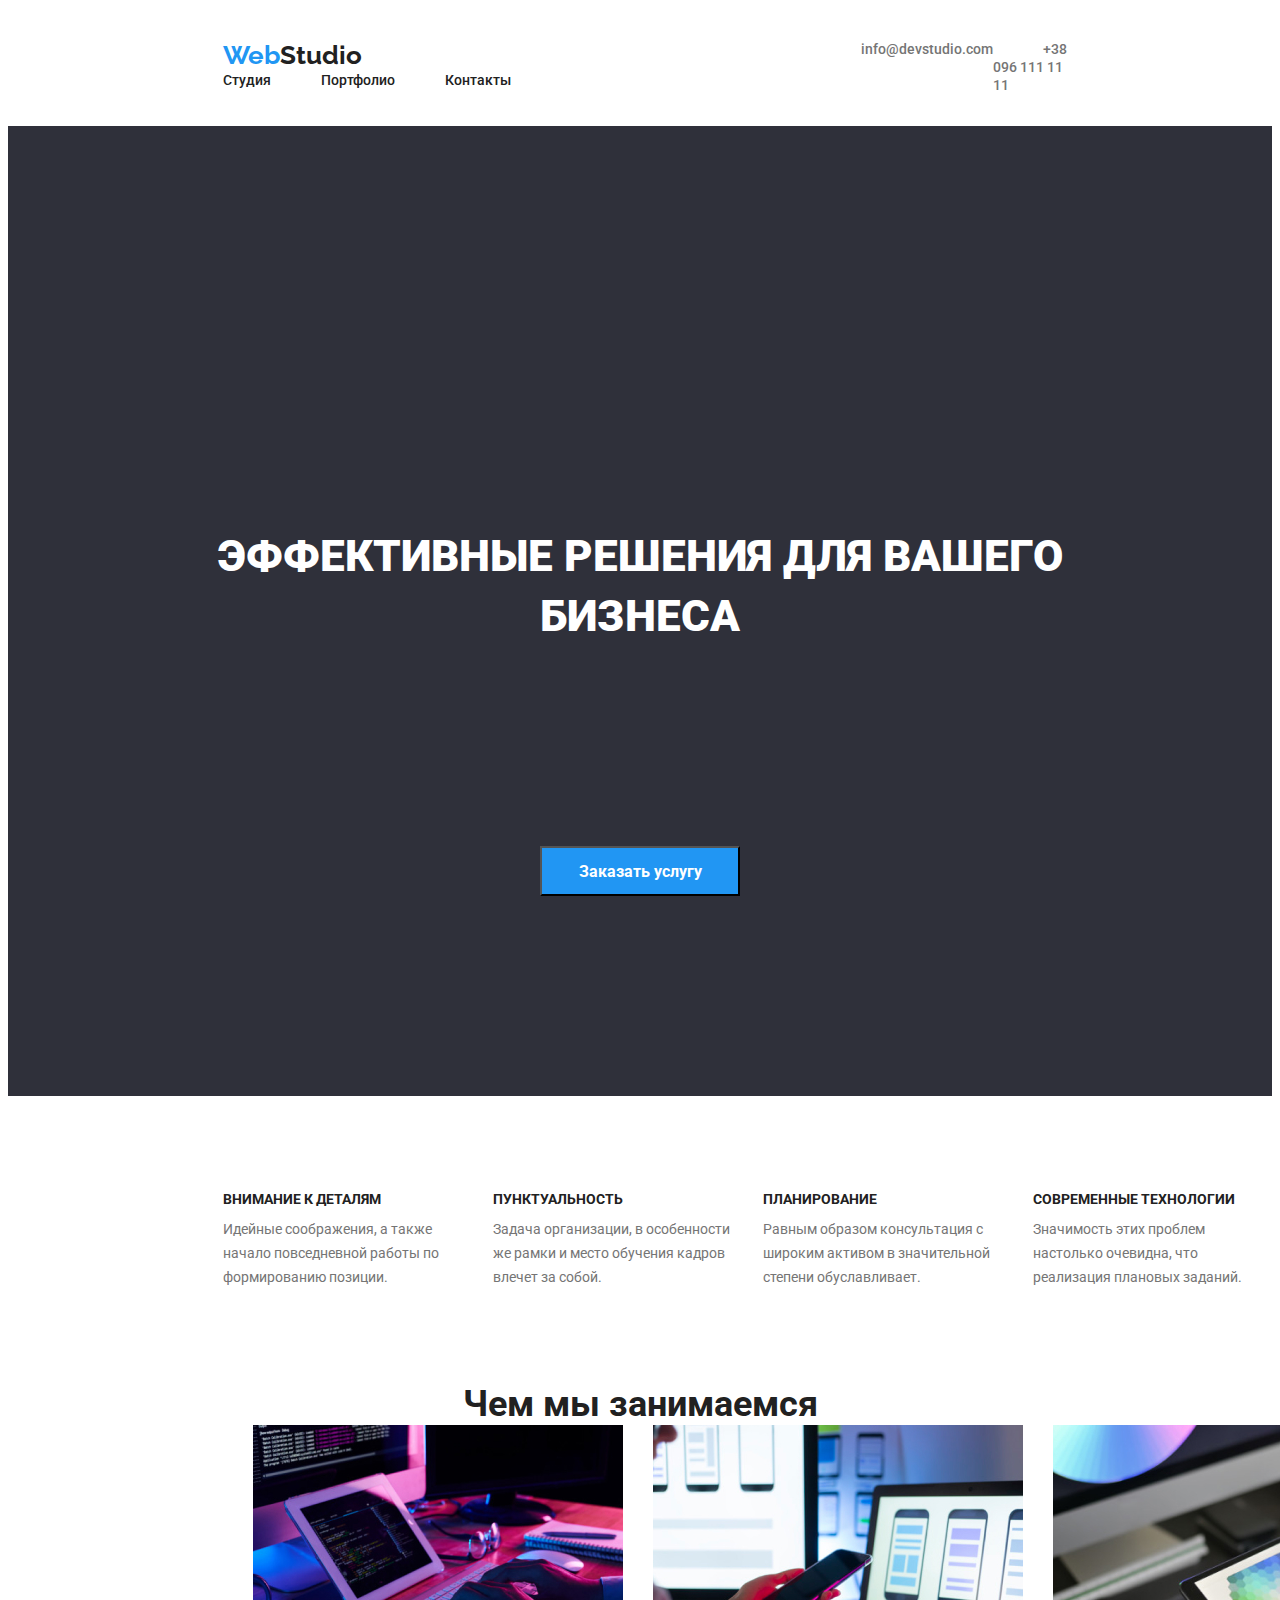
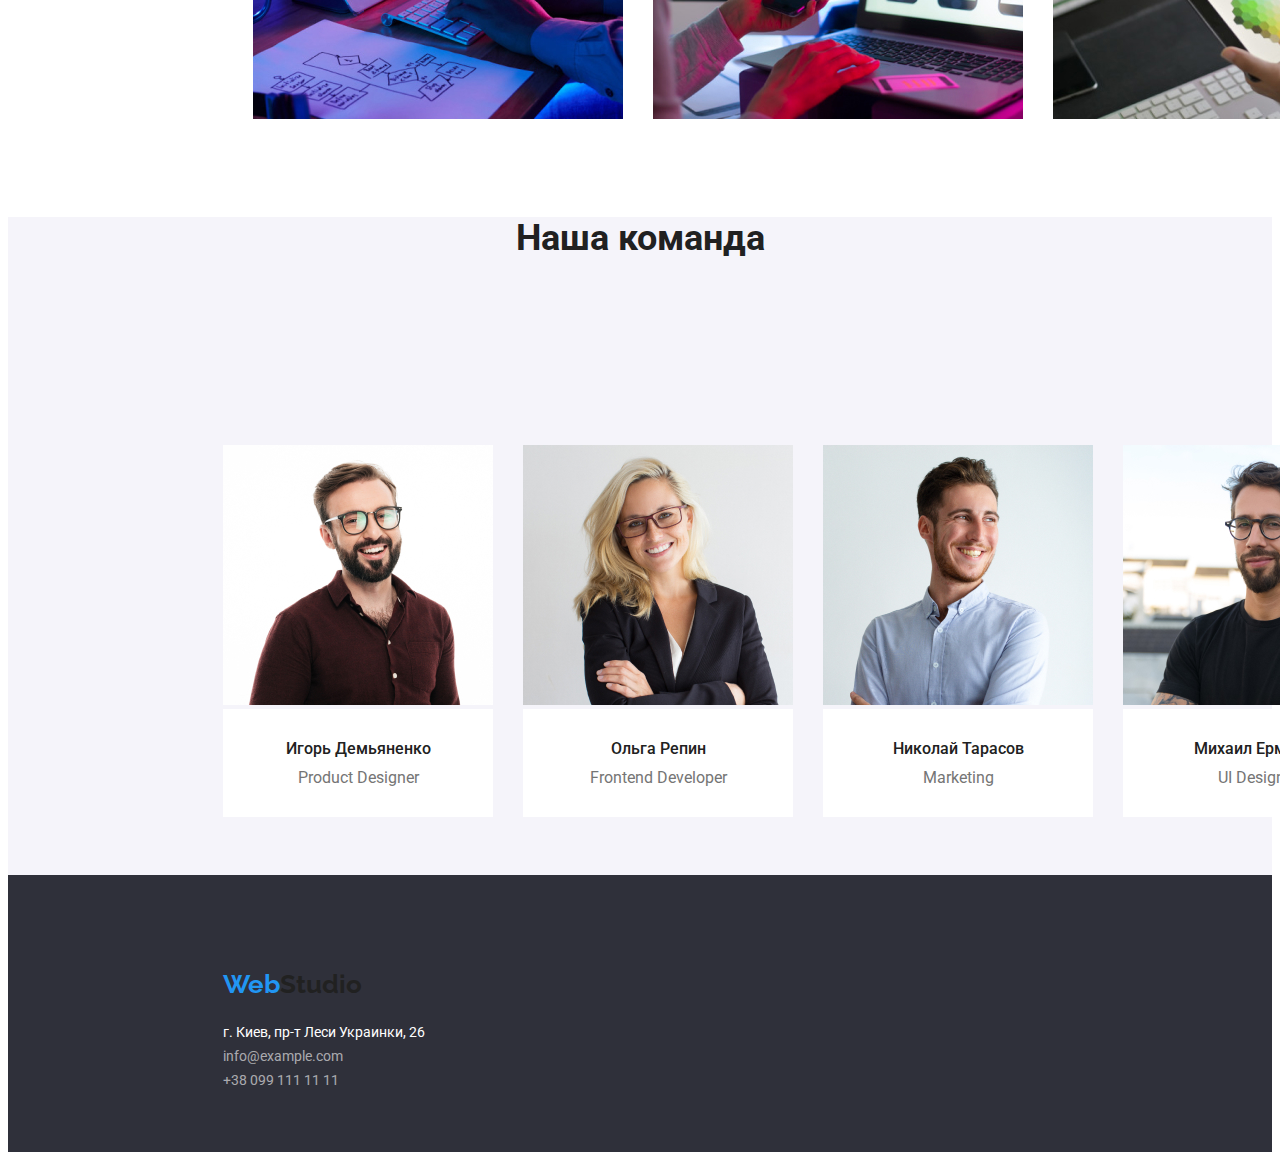
<file: index.html>
<!DOCTYPE html>
<html lang="ru">
<head>
    <meta charset="UTF-8">
    <meta http-equiv="X-UA-Compatible" content="IE=edge">
    <meta name="viewport" content="width=device-width, initial-scale=1.0">
    <title>Document</title>
    <link rel="stylesheet" href="styles/index.css">
    <link rel="preconnect" href="https://fonts.googleapis.com">
    <link rel="preconnect" href="https://fonts.gstatic.com" crossorigin>
    <link href="https://fonts.googleapis.com/css2?family=Raleway:ital,wght@0,700;1,700&family=Roboto:ital,wght@0,400;0,500;0,700;0,900;1,400;1,500;1,700;1,900&display=swap" rel="stylesheet"> 
</head>
<body>
    <header class="header">
    <div class="container">  
    <nav class="nav">
      <a  class="decoretion"href="index.html"><span class="web">Web</span><span class="studio">Studio</span></a>
        
    <ul class="link">
        <li ><a href="./index.html" class="navigation-link">Студия</a></li>
        <li><a href="./portfolio.html" class="navigation-link">Портфолио</a></li>
        <li><a href="./index.html" class="navigation-link">Контакты</a></li>
      </ul> 
    </nav>
        <ul class="link2">
        <li>
          <a href="info@devstudio.com" class="navigation-link2">info@devstudio.com</a>
        </li>
        <li>
          <a href="tel:+380961111111" class="navigation-link2">+38 096 111 11 11</a> 

        </li>
      </ul>
    </div>
    </header>
    <main>
      <section class="biznes_button">
        <div class="div_biznes">
          <h1 class="biznes">Эффективные решения для вашего бизнеса</h1>
          <button type="button" class="button">Заказать услугу</button>
        
        </div>
        
          
        
        
      </section>
      
      <section>
        <h2 class="skils2">Организационные навыки</h2>
        <ul class="skils">
          <li class="skils1">
            
            <h3 class="detail">Внимание к деталям</h3>
            <p class="paragraph">Идейные соображения, а также начало повседневной работы по формированию позиции.</p>

          </li>
           <li class="skils1">
            <h3 class="detail">Пунктуальность</h3>
            <p class="paragraph">Задача организации, в особенности же рамки и место обучения кадров влечет за собой.</p>
          </li>
          <li class="skils1">
            <h3 class="detail">Планирование</h3>
            <p class="paragraph">Равным образом консультация с широким активом в значительной степени обуславливает. </p>
          </li>
          <li class="skils1">
            <h3 class="detail">Современные технологии</h3>
            <p class="paragraph">Значимость этих проблем настолько очевидна, что реализация плановых заданий.</p>
          </li>

        </ul>
      </section>
      
      <section class="work">
        <h2 class="work1">Чем мы занимаемся</h2>
        
        <ul class="fotoss">
          <li class="foto"><img src="./images/img.jpg" alt="foto1" width="370" height="294"></li>
          <li class="foto"><img src="./images/img(1).jpg" alt="foto2" width="370" height="294"></li>
          <li class="foto"><img src="./images/img(2).jpg" alt="foto3" width="370" height="294"></li>
         
        </ul>
      </section>
      

       <section class="command">
      <div class="works"><h2 class="command2">Наша команда</h2></div>
       
      
      <ul class="fotoss2">
      <li>
        <img class="fotoss3" src="./images/img(3).jpg" alt="Игорь Демьяненко" width="270" height="260">
      <div class="frame">
        <h3 class="name">Игорь Демьяненко</h3>        
        <p lang="en" class="work2">Product Designer</p>
      </div>
      </li>
      
      <li >
        <img class="fotoss3" src="./images/img(4).jpg" alt="Ольга Репина" width="270" height="260">
        <div class="frame">
        <h3 class="name">Ольга Репин</h3>        
        <p lang="en" class="work2">Frontend Developer</p>
        </div>
      </li>

      <li >
        <img class="fotoss3" src="./images/img(5).jpg" alt="Николай Тарасов" width="270" height="260">
        <div class="frame">
        <h3 class="name">Николай Тарасов</h3>        
        <p lang="en" class="work2">Marketing</p>
      </div>
      </li>

      <li > <img class="fotoss3" src="./images/img(6).jpg" alt="Михаил Ермаков" width="270">
        <div class="frame">
        <h3 class="name">Михаил Ермаков</h3> 
        <p lang="en" class="work2">UI Designer</p>
      </div>
      </li>
              
      </ul>
    
    </section>
    
     
    </main>
    <footer class="footer">
      
      <a  class="decoretion"href="index.html"><span class="web">Web</span><span class="studio">Studio</span></a>
      
      <address class="addr">
        <ul class="link-item">
          <li><a href="https://www.google.com.ua/maps/place/%D0%B1%D1%83%D0%BB.+%D0%9B%D0%B5%D1%81%D0%B8+%D0%A3%D0%BA%D1%80%D0%B0%D0%B8%D0%BD%D0%BA%D0%B8,+26,+%D0%9A%D0%B8%D0%B5%D0%B2,+02000/@50.4265841,30.5361971,17z/data=!3m1!4b1!4m5!3m4!1s0x40d4cf0e033ecbe9:0x57a4dffefec77da0!8m2!3d50.4265807!4d30.5383858?hl=ru" target="_blank" rel="noper" class="navigation">г. Киев, пр-т Леси Украинки, 26</a></li>

          <li><a href="mailto:info@example.com" class="navigation1">info@example.com</a></li>

          <li><a href="tel:+380991111111" class="navigation1">+38 099 111 11 11</a></li>

            
      </ul>
      </address>
    </footer>
    
    
</body>
</html>
</file>
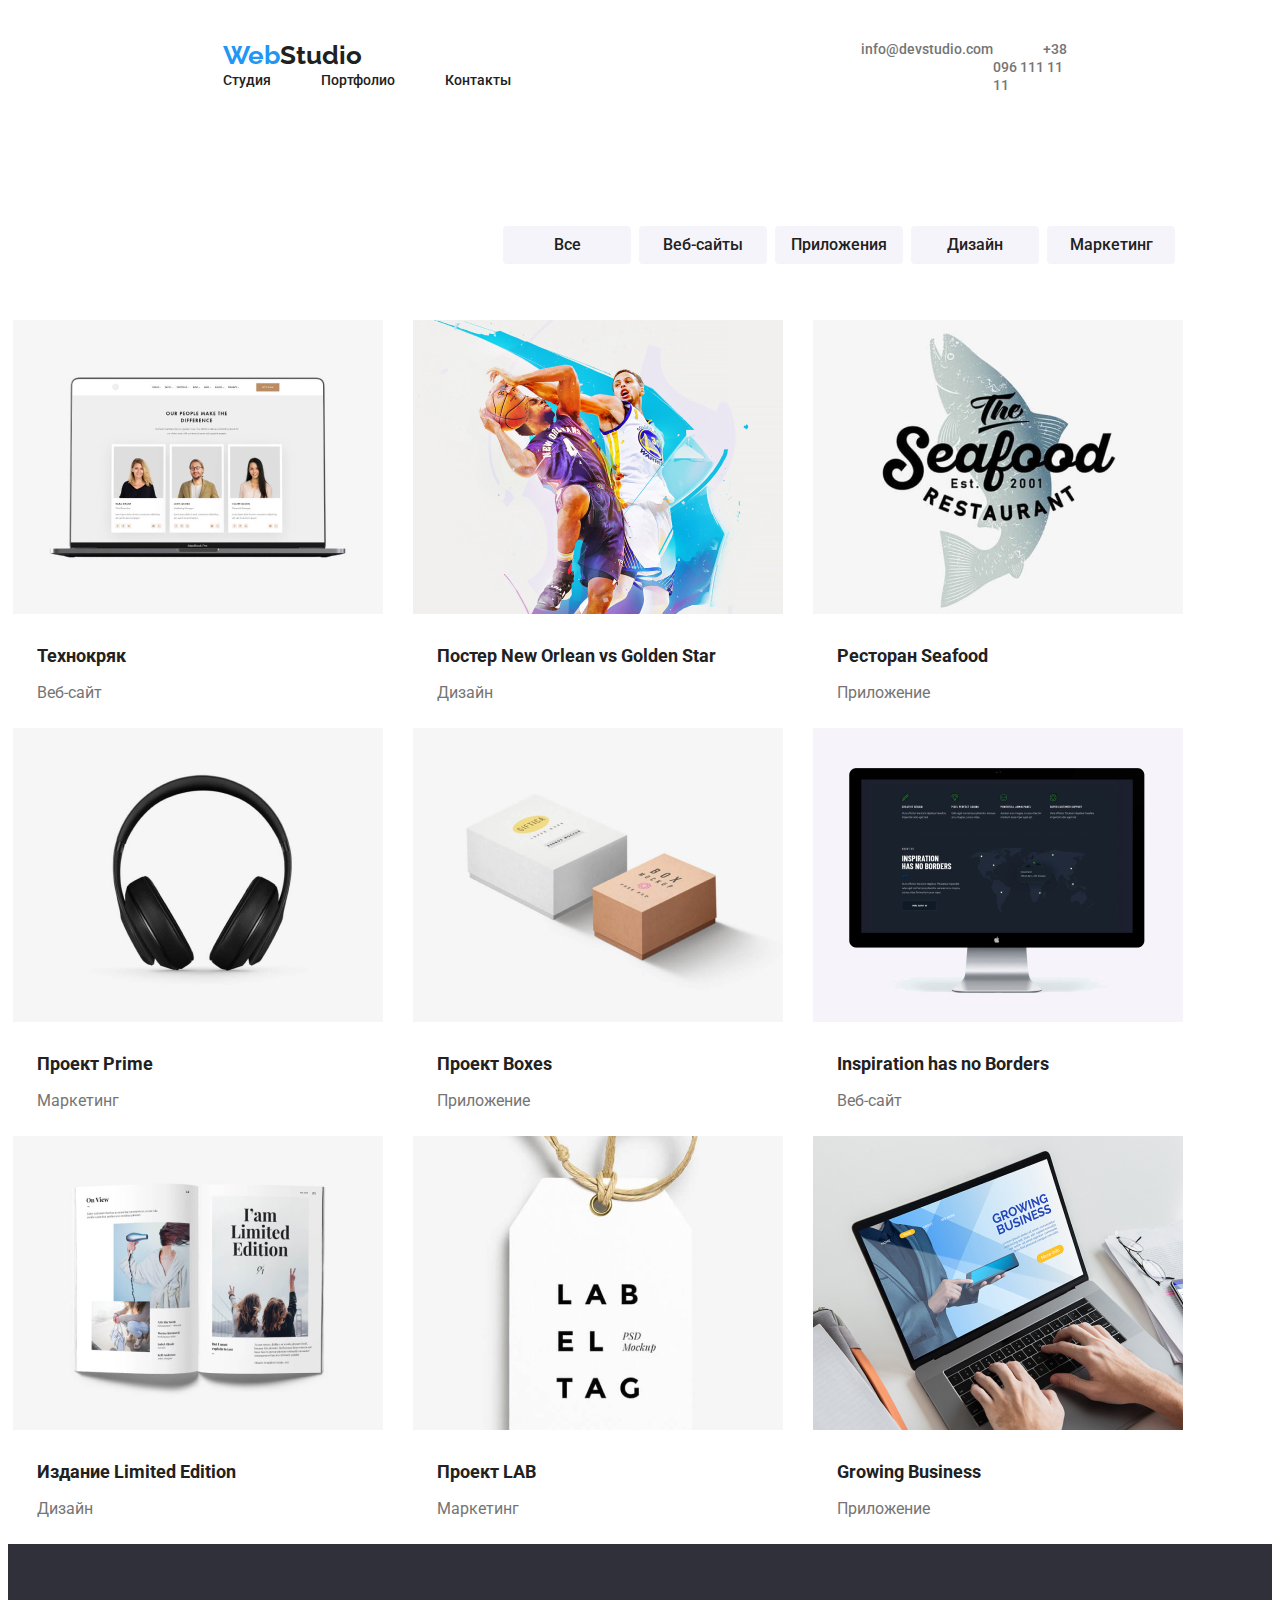
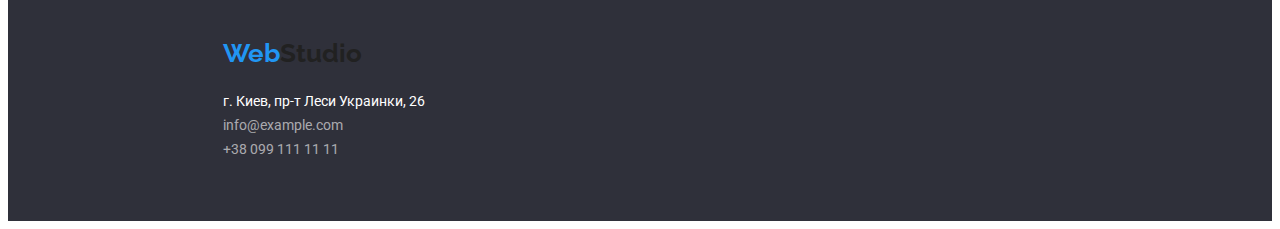
<file: portfolio.html>
<!DOCTYPE html>
<html lang="en">
<head>
    <meta charset="UTF-8">
    <meta http-equiv="X-UA-Compatible" content="IE=edge">
    <meta name="viewport" content="width=device-width, initial-scale=1.0">
    <title>Портфолио</title>
    <link rel="stylesheet" href="styles/portfolio.css">
    <link rel="preconnect" href="https://fonts.googleapis.com">
    <link rel="preconnect" href="https://fonts.gstatic.com" crossorigin>
    <link href="https://fonts.googleapis.com/css2?family=Raleway:ital,wght@0,700;1,700&family=Roboto:ital,wght@0,400;0,500;0,700;0,900;1,400;1,500;1,700;1,900&display=swap" rel="stylesheet"> 
</head>
<body>
  
  <header class="header">
      <div class="container">  
      <nav class="nav">
        <a  class="decoretion"href="index.html"><span class="web">Web</span><span class="studio">Studio</span></a>
        
      <ul class="link">
          <li ><a href="./index.html" class="navigation-link">Студия</a></li>
          <li><a href="./index.html" class="navigation-link">Портфолио</a></li>
          <li><a href="./index.html" class="navigation-link">Контакты</a></li>
        </ul> 
      </nav>
          <ul class="link2">
          <li>
            <a href="info@devstudio.com" class="navigation-link2">info@devstudio.com</a>
          </li>
          <li>
            <a href="tel:+380961111111" class="navigation-link2">+38 096 111 11 11</a> 
  
          </li>
        </ul>
      </div>
      </header>

    <main>
       
      <section>
       
        <h2 class="spisok">Список портфоліо</h2>
          
          <ul class="menu">
            <li class="buttons"><button type="button" class="reserv">Все</button></li>
            <li class="buttons"><button type="button" class="reserv">Веб-сайты</button></li>
            <li class="buttons"><button type="button" class="reserv">Приложения</button></li>
            <li class="buttons"><button type="button" class="reserv">Дизайн</button></li>
            <li class="buttons"><button type="button" class="reserv">Маркетинг</button></li>
          </ul>

          <ul class="portfolio">
            <li class="portfolio1">
              <img src="./images2/img.jpg" alt="Технокряк" width="370" height="294">
              <h3 class="detail">Технокряк</h3>        
              <p class="paragraph">Веб-сайт</p></li>
            <li class="portfolio1">
              <img src="./images2/img(1).jpg" alt="Постер New Orlean vs Golden Star" width="370" height="294">
              <h3 lang="en" class="detail">Постер New Orlean vs Golden Star</h3>        
              <p class="paragraph">Дизайн</p>
            </li>
            <li class="portfolio1">
              <img src="./images2/img(2).jpg" alt="Ресторан Seafood" width="370" height="294">
              <h3 class="detail">Ресторан Seafood</h3>        
              <p class="paragraph">Приложение</p>
            </li>
            <li class="portfolio1">
              <img src="./images2/img(3).jpg" alt="Проект Prime" width="370" height="294">
              <h3 class="detail">Проект Prime</h3>        
              <p class="paragraph">Маркетинг</p>
            </li>
            
            <li class="portfolio1">
              <img src="./images2/img(4).jpg" alt="Проект Boxes" width="370" height="294">
              <h3 class="detail">Проект Boxes</h3>        
              <p class="paragraph">Приложение</p>
            </li>
            <li class="portfolio1">
              <img src="./images2/img(5).jpg" alt="Inspiration has no Borders" width="370" height="294">
              <h3 lang="en" class="detail">Inspiration has no Borders</h3>        
              <p class="paragraph">Веб-сайт</p>
            </li>
            <li class="portfolio1">
              <img src="./images2/img(6).jpg" alt="Издание Limited Edition" width="370" height="294">
              <h3 lang="en" class="detail">Издание Limited Edition</h3>        
              <p class="paragraph">Дизайн</p>
            </li>
            <li class="portfolio1">
              <img src="./images2/img(7).jpg" alt="Проект LAB" width="370" height="294">
              <h3 class="detail">Проект LAB</h3>        
              <p class="paragraph">Маркетинг</p>
            </li>
            <li class="portfolio1">
              <img src="./images2/img(8).jpg" alt="Growing Business" width="370" height="294">
              <h3 class="detail">Growing Business</h3>        
              <p class="paragraph">Приложение</p>
            </li>
          </ul>
       

        </section>

        
       

    </main>

    <footer class="footer">
      
      <a  class="decoretion"href="index.html"><span class="web">Web</span><span class="studio">Studio</span></a>
      <address class="addr">
        <ul class="link-item">
          <li><a href="https://www.google.com.ua/maps/place/%D0%B1%D1%83%D0%BB.+%D0%9B%D0%B5%D1%81%D0%B8+%D0%A3%D0%BA%D1%80%D0%B0%D0%B8%D0%BD%D0%BA%D0%B8,+26,+%D0%9A%D0%B8%D0%B5%D0%B2,+02000/@50.4265841,30.5361971,17z/data=!3m1!4b1!4m5!3m4!1s0x40d4cf0e033ecbe9:0x57a4dffefec77da0!8m2!3d50.4265807!4d30.5383858?hl=ru" target="_blank" rel="noper" class="navigation">г. Киев, пр-т Леси Украинки, 26</a></li>

          <li><a href="mailto:info@example.com" class="navigation1">info@example.com</a></li>

          <li><a href="tel:+380991111111" class="navigation1">+38 099 111 11 11</a></li>

            
      </ul>
      </address>
    </footer>

</body>
</html>
</file>
<file: styles/index.css>
.header{
   padding: 32px 215px 32px;
   
}
.container{
    display: flex;
}
.web{
    font-family: 'Raleway', sans-serif;
    font-style: normal;
    font-weight: 700;
    font-size: 26px;
    line-height: 31px;
    color: #2196F3;
    
}
.studio{
    font-family: 'Raleway', sans-serif;
    font-style: normal;
    font-weight: 700;
    font-size: 26px;
    line-height: 31px;
    color:#212121;
    margin-right: 93px;
    
}
.decoretion{
    text-decoration: none;
}
.nav{
    margin-right: 250px;
    
}
.navigation-link{
    margin-right: 50px;
    font-family: 'Roboto', sans-serif;
    font-style: normal;
    font-weight: 500;
    font-size: 14px;
    line-height: 16px;
    color: #212121;
    text-decoration: none;
}
.navigation-link:hover{
    color: #2196F3;

}
.navigation-link2:hover{
    color: #2196F3;


}



.navigation-link2{
    font-family: 'Roboto', sans-serif;
    font-style: normal;
    font-weight: 500;
    font-size: 14px;
    line-height: 16px;
    color: #757575;
    margin-left: 50px;
    text-decoration: none;
}


.link{
    list-style-type: none;
    display: inline-flex;
    
}
.link2{
    list-style-type: none;
    display: inline-flex;
}



.biznes_button{
    background-color:#2F303A;
    padding: 200px 0; 
    text-align:center;
    margin-bottom: 94px;
    
    
    }



.biznes{
    font-family: 'Roboto', sans-serif;
    font-style: normal;
    font-weight: 900;
    font-size: 44px;
    line-height: 60px;
    text-align: center;
    text-transform: uppercase;
    color: #FFFFFF;
    padding: 200px;452px;280px;452px;
    margin bottom: 30px;

}
.button{
    background-color:#2196F3;
    font-family: 'Roboto', sans-serif;
    font-style: normal;
    font-weight: 700;
    font-size: 16px;
    color: #FFFFFF;
    width: 200px;
    height: 50px;
    cursor: pointer;
}
.skils2{
    display: none;
}
.skils{
    display: inline-flex;
    margin-left: 215px;
    list-style-type:none;

}
.skils1{
    width: 270px;
    

}
.detail{
    font-family: 'Roboto', sans-serif;
    font-style: normal;
    font-weight: 700;
    font-size: 14px;
    line-height: 16px;
    text-transform: uppercase;
    color: #212121;
    margin-bottom: 10px;
}
.paragraph{
    font-family: 'Roboto', sans-serif;
    font-style: normal;
    font-weight: 400;
    font-size: 14px;
    line-height: 24px;
    color: #757575;
    margin-right: 30px;
    margin-bottom: 94px;
}


.work{
    
}
.work1{
      
    list-style-type:none;
    font-family: 'Roboto', sans-serif;
    font-style: normal;
    font-weight: 700;
    font-size: 36px;
    line-height: 42px;
    text-align: center;
    color: #212121;
    margin bottom: 94px;
    
}


.foto{
    margin-left: 30px;
    margin-bottom: 94px;
}

.command{
    background-color: #F5F4FA;
    height: 658px;
 }

.fotoss{
   
    display: inline-flex;
    text-align:center;
    list-style-type:none;
    margin-left: 215px;
}

.fotoss2{
    
    display: inline-flex;
    text-align:center;
    margin-left: 215px;
    list-style-type: none;
    padding-top: 186px;
} 
.fotoss3{
    margin: 0;
    margin-right: 30px;
}
.frame{
    background-color: #FFFFFF;
    margin-bottom: 94px;
    margin-right: 30px;
    text-align:center;
}

.command2{
   
    text-align:center;
    font-family: 'Roboto', sans-serif;
    font-style: normal;
    font-weight: 700;
    font-size: 36px;
    line-height: 42px;
    text-align: center;
    color: #212121; 
    
}
.works{
    
    
}
.name{
font-family: 'Roboto', sans-serif;
font-style: normal;
font-weight: 500;
font-size: 16px;
line-height: 19px;
text-align: center;
color: #212121;
padding-top:30px ;
margin-bottom: 10px;

}
.work2{
    font-family: 'Roboto', sans-serif;
    font-style: normal;
    font-weight: 400;
    font-size: 16px;
    line-height: 19px;      
    text-align: center;       
    color: #757575; 
    padding-bottom:30px ; 
    
}


.footer{
    background-color: #2F303A;
    padding-left: 215px;
    padding-top: 94px;
    padding-bottom: 60px;
}

.link-item{
    list-style-type:none;
    margin-top: 20px;   
}
.navigation{
margin-bottom: 9px;
font-family: 'Roboto', sans-serif;
font-style: normal;
font-weight: 400;
font-size: 14px;
line-height: 24px;
color: #FFFFFF;
text-decoration: none;

}
.navigation:hover{
    color: #2196F3;   
}
.navigation1:hover{
    color: #2196F3;   
}

.navigation1{
margin-bottom: 9px;
font-family: 'Roboto', sans-serif;
font-style: normal;
font-weight: 400;
font-size: 14px;
line-height: 24px;
color: rgba(255, 255, 255, 0.6);
text-decoration: none;
}





h1, h2, h3, h4, h5, h6, p, ul {
    margin: 0;
    padding: 0;
}
</file>
<file: styles/portfolio.css>
.header{
    padding: 32px 215px 32px;
    margin-bottom: 100px;
 }
 .container{
     display: flex;
 }
 .web{
     font-family: 'Raleway', sans-serif;
     font-style: normal;
     font-weight: 700;
     font-size: 26px;
     line-height: 31px;
     color: #2196F3;
 }
 .studio{
     font-family: 'Raleway', sans-serif;
     font-style: normal;
     font-weight: 700;
     font-size: 26px;
     line-height: 31px;
     color:#212121;
     margin-right: 93px;
 }
 .nav{
     margin-right: 250px;
 }
 .decoretion{
    text-decoration: none;
}
 .navigation-link{
     margin-right: 50px;
     font-family: 'Roboto', sans-serif;
     font-style: normal;
     font-weight: 500;
     font-size: 14px;
     line-height: 16px;
     color: #212121;
     text-decoration: none;
 }
 
 
 
 .navigation-link2{
     font-family: 'Roboto', sans-serif;
     font-style: normal;
     font-weight: 500;
     font-size: 14px;
     line-height: 16px;
     color: #757575;
     margin-left: 50px;
     text-decoration: none;
 }
 .navigation-link:hover{
    color: #2196F3;

}
.navigation-link2:hover{
    color: #2196F3;


}

 
 .link{
     list-style-type: none;
     display: inline-flex;
     
 }
 .link2{
     list-style-type: none;
     display: inline-flex;
 }
 
.spisok{
    display: none;
}
.menu{
 
 list-style-type:none;
 margin-bottom: 56px;
 display: flex;
 margin-left: 495px;  
}
.reserv{
    
    width: 128px;
    height: 38px;
    left: 576px;
    top: 174px;
    margin-right: 8px;
    background: #F5F4FA;
    border-radius: 4px;
    border:#F5F4FA ;
    font-family: 'Roboto';
    font-style: normal;
    font-weight: 500;
    font-size: 16px;
    line-height: 26px;
    text-align: center;
    color: #212121;
    cursor: pointer;
   
 }
 .reserv:hover{
     background-color: #2196F3;
     color: #FFFFFF;
 }

.portfolio{
 display: flex;
 flex-wrap: wrap;
 width: 1200px;
 list-style-type:none;
 margin-left: 5px;
   
}
.portfolio1{
    margin-right: 30px; 
    img:nth-child 
      
}

img:nth-child(3)
img:nth-child(6)
img:nth-child(9) {
    margin-right: 0;
}
.detail{
    margin-left: 24px;
    margin-top: 20px;
    margin-bottom: 4px;

    font-family: 'Roboto';
    font-style: normal;
    font-weight: 700;
    font-size: 18px;
    line-height: 36px;
    color: #212121;

}
.paragraph{
    margin-left: 24px;
    margin-bottom: 20px;

    font-family: 'Roboto';
    font-style: normal;
    font-weight: 400;
    font-size: 16px;
    line-height: 30px;
    color: #757575;


}



.footer{
    background-color: #2F303A;
    padding-left: 215px;
    padding-top: 94px;
    padding-bottom: 60px;
}

.link-item{
    list-style-type:none;
    margin-top: 20px;   
}
.navigation{
margin-bottom: 9px;
font-family: 'Roboto', sans-serif;
font-style: normal;
font-weight: 400;
font-size: 14px;
line-height: 24px;
color: #FFFFFF;
text-decoration: none;


}
.navigation1{
margin-bottom: 9px;
font-family: 'Roboto', sans-serif;
font-style: normal;
font-weight: 400;
font-size: 14px;
line-height: 24px;
color: rgba(255, 255, 255, 0.6);
text-decoration: none;
}
.navigation:hover{
    color: #2196F3;   
}
.navigation1:hover{
    color: #2196F3;   
}



h1, h2, h3, h4, h5, h6, p, ul {
    margin: 0;
    padding: 0;
}
</file>
